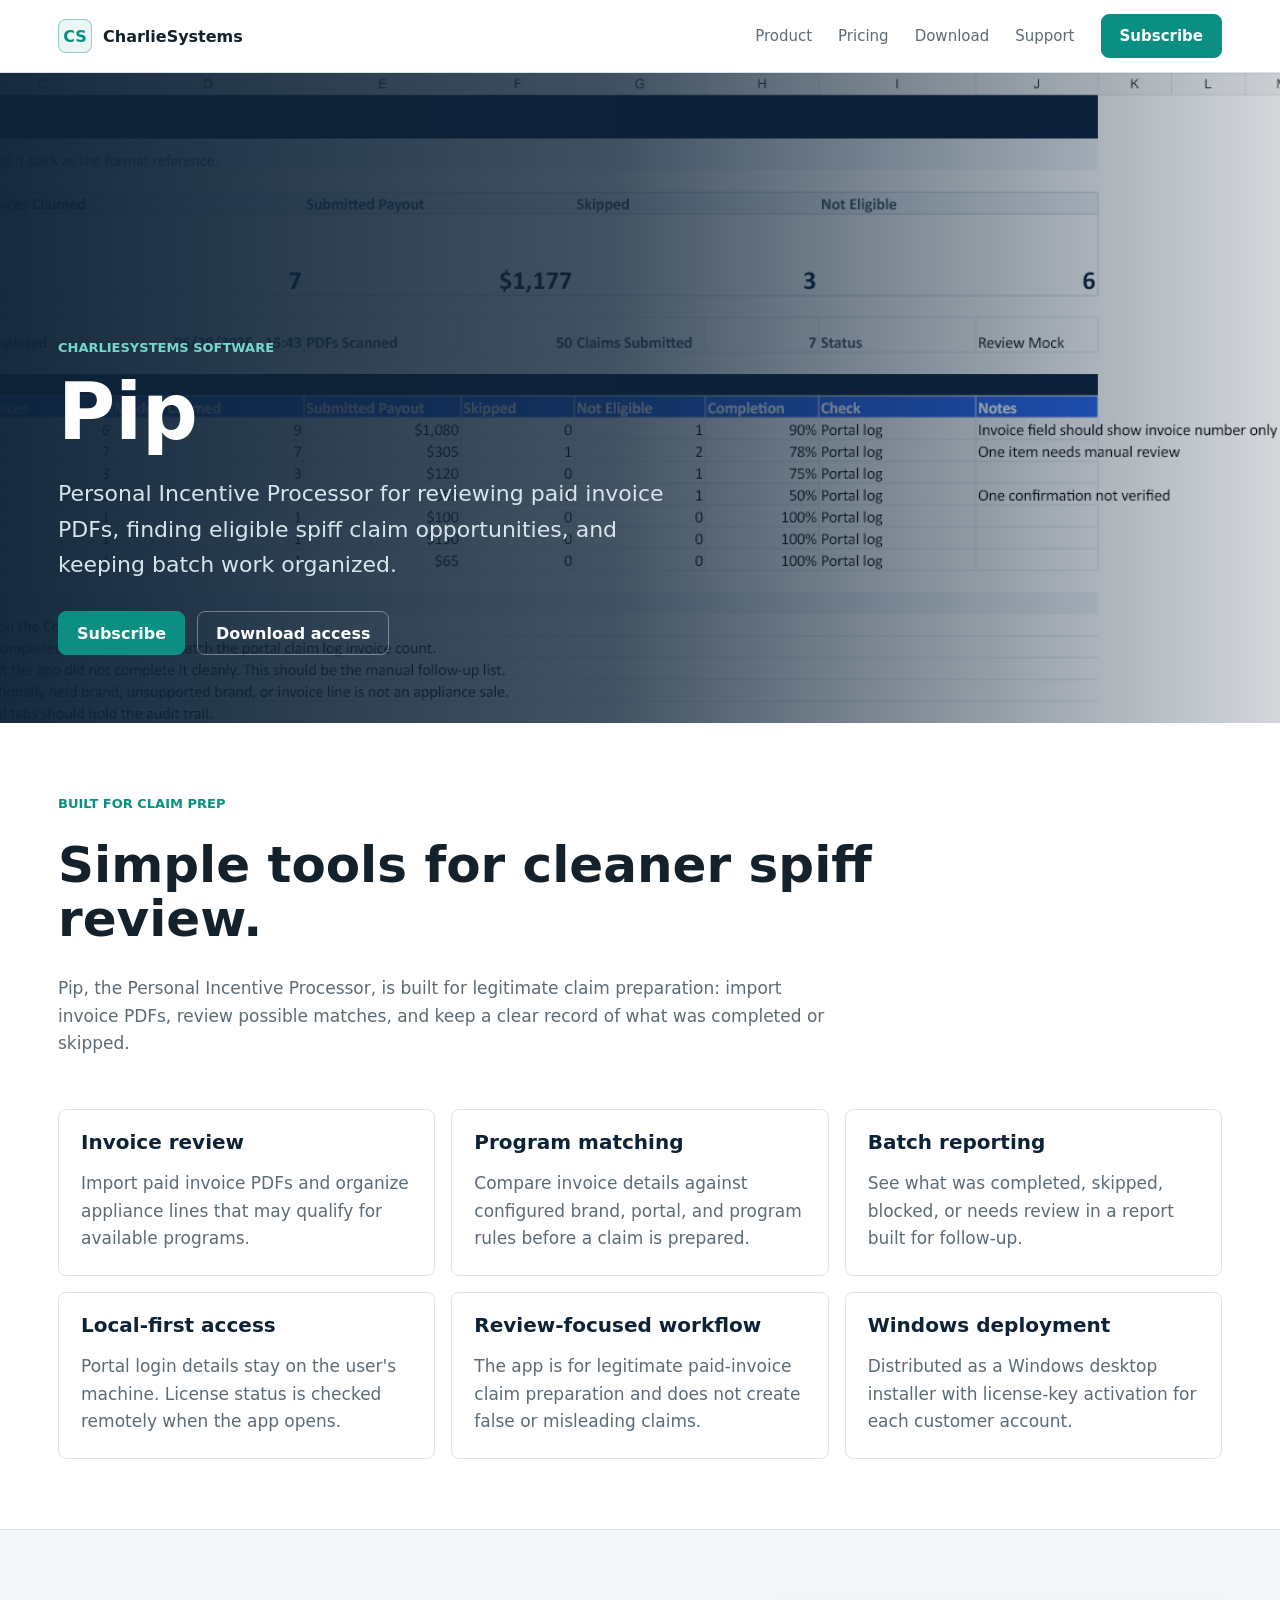
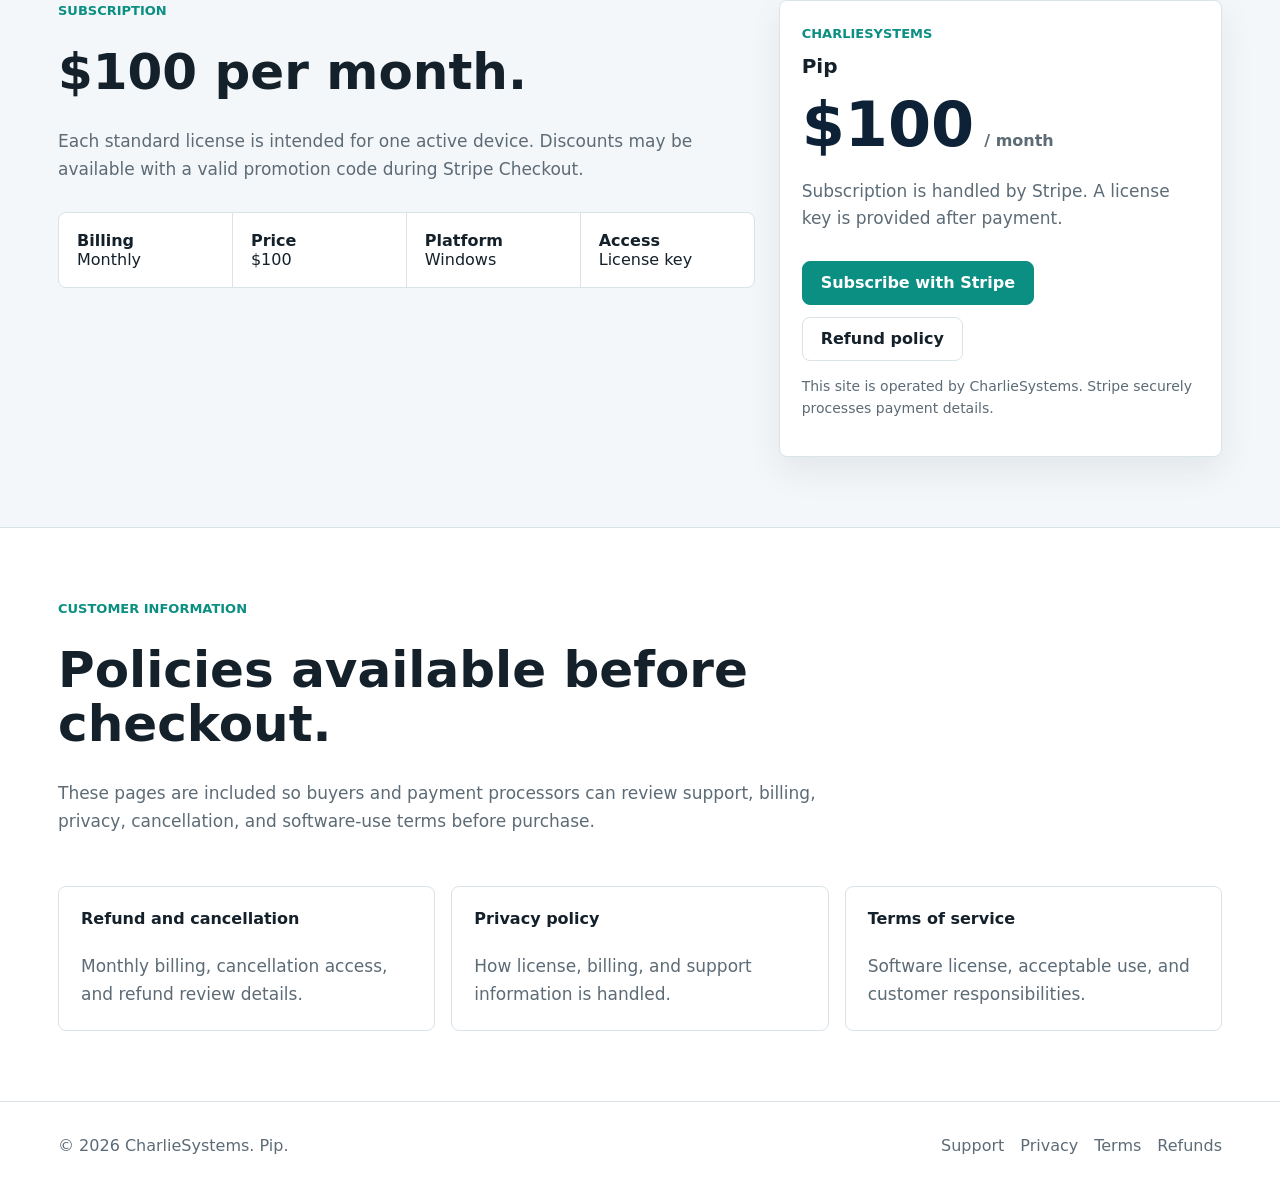
<file: index.html>
<!doctype html>
<html lang="en">
<head>
  <meta charset="utf-8">
  <meta name="viewport" content="width=device-width, initial-scale=1">
  <meta name="description" content="Pip, the Personal Incentive Processor, is a Windows desktop tool from CharlieSystems for reviewing eligible appliance spiff claim opportunities from paid invoice PDFs.">
  <title>Pip | CharlieSystems</title>
  <link rel="icon" href="favicon.svg" type="image/svg+xml">
  <link rel="stylesheet" href="assets/styles.css">
</head>
<body>
  <header class="site-header">
    <a class="brand" href="index.html" aria-label="Pip home">
      <span class="brand-mark">CS</span>
      <span>CharlieSystems</span>
    </a>
    <nav class="site-nav" aria-label="Primary navigation">
      <a href="#product">Product</a>
      <a href="#pricing">Pricing</a>
      <a href="download.html">Download</a>
      <a href="support.html">Support</a>
      <a class="button" href="https://spiff-license-prod.jollydesert-2af4bbca.westus2.azurecontainerapps.io/buy">Subscribe</a>
    </nav>
  </header>

  <main>
    <section class="hero">
      <div class="hero-inner">
        <p class="eyebrow">CharlieSystems software</p>
        <h1>Pip</h1>
        <p class="hero-copy">Personal Incentive Processor for reviewing paid invoice PDFs, finding eligible spiff claim opportunities, and keeping batch work organized.</p>
        <div class="hero-actions">
          <a class="button" href="https://spiff-license-prod.jollydesert-2af4bbca.westus2.azurecontainerapps.io/buy">Subscribe</a>
          <a class="button secondary" href="https://spiff-license-prod.jollydesert-2af4bbca.westus2.azurecontainerapps.io/download">Download access</a>
        </div>
      </div>
    </section>

    <section id="product">
      <div class="section-heading">
        <p class="eyebrow">Built for claim prep</p>
        <h2>Simple tools for cleaner spiff review.</h2>
        <p>Pip, the Personal Incentive Processor, is built for legitimate claim preparation: import invoice PDFs, review possible matches, and keep a clear record of what was completed or skipped.</p>
      </div>
      <div class="feature-grid">
        <div class="feature">
          <h3>Invoice review</h3>
          <p>Import paid invoice PDFs and organize appliance lines that may qualify for available programs.</p>
        </div>
        <div class="feature">
          <h3>Program matching</h3>
          <p>Compare invoice details against configured brand, portal, and program rules before a claim is prepared.</p>
        </div>
        <div class="feature">
          <h3>Batch reporting</h3>
          <p>See what was completed, skipped, blocked, or needs review in a report built for follow-up.</p>
        </div>
        <div class="feature">
          <h3>Local-first access</h3>
          <p>Portal login details stay on the user's machine. License status is checked remotely when the app opens.</p>
        </div>
        <div class="feature">
          <h3>Review-focused workflow</h3>
          <p>The app is for legitimate paid-invoice claim preparation and does not create false or misleading claims.</p>
        </div>
        <div class="feature">
          <h3>Windows deployment</h3>
          <p>Distributed as a Windows desktop installer with license-key activation for each customer account.</p>
        </div>
      </div>
    </section>

    <section id="pricing" class="soft-section">
      <div class="split">
        <div class="section-heading">
          <p class="eyebrow">Subscription</p>
          <h2>$100 per month.</h2>
          <p>Each standard license is intended for one active device. Discounts may be available with a valid promotion code during Stripe Checkout.</p>
          <div class="status-strip" aria-label="Service details">
            <div><strong>Billing</strong><span>Monthly</span></div>
            <div><strong>Price</strong><span>$100</span></div>
            <div><strong>Platform</strong><span>Windows</span></div>
            <div><strong>Access</strong><span>License key</span></div>
          </div>
        </div>
        <aside class="price-panel">
          <p class="eyebrow">CharlieSystems</p>
          <h3>Pip</h3>
          <div class="price"><strong>$100</strong><span>/ month</span></div>
          <p>Subscription is handled by Stripe. A license key is provided after payment.</p>
          <div class="action-row">
            <a class="button" href="https://spiff-license-prod.jollydesert-2af4bbca.westus2.azurecontainerapps.io/buy">Subscribe with Stripe</a>
            <a class="button secondary" href="refund.html">Refund policy</a>
          </div>
          <p class="fine-print">This site is operated by CharlieSystems. Stripe securely processes payment details.</p>
        </aside>
      </div>
    </section>

    <section>
      <div class="section-heading">
        <p class="eyebrow">Customer information</p>
        <h2>Policies available before checkout.</h2>
        <p>These pages are included so buyers and payment processors can review support, billing, privacy, cancellation, and software-use terms before purchase.</p>
      </div>
      <div class="policy-grid">
        <a class="policy-card" href="refund.html"><strong>Refund and cancellation</strong><p>Monthly billing, cancellation access, and refund review details.</p></a>
        <a class="policy-card" href="privacy.html"><strong>Privacy policy</strong><p>How license, billing, and support information is handled.</p></a>
        <a class="policy-card" href="terms.html"><strong>Terms of service</strong><p>Software license, acceptable use, and customer responsibilities.</p></a>
      </div>
    </section>
  </main>

  <footer class="footer">
    <span>&copy; 2026 CharlieSystems. Pip.</span>
    <nav aria-label="Footer navigation">
      <a href="support.html">Support</a>
      <a href="privacy.html">Privacy</a>
      <a href="terms.html">Terms</a>
      <a href="refund.html">Refunds</a>
    </nav>
  </footer>
</body>
</html>
</file>
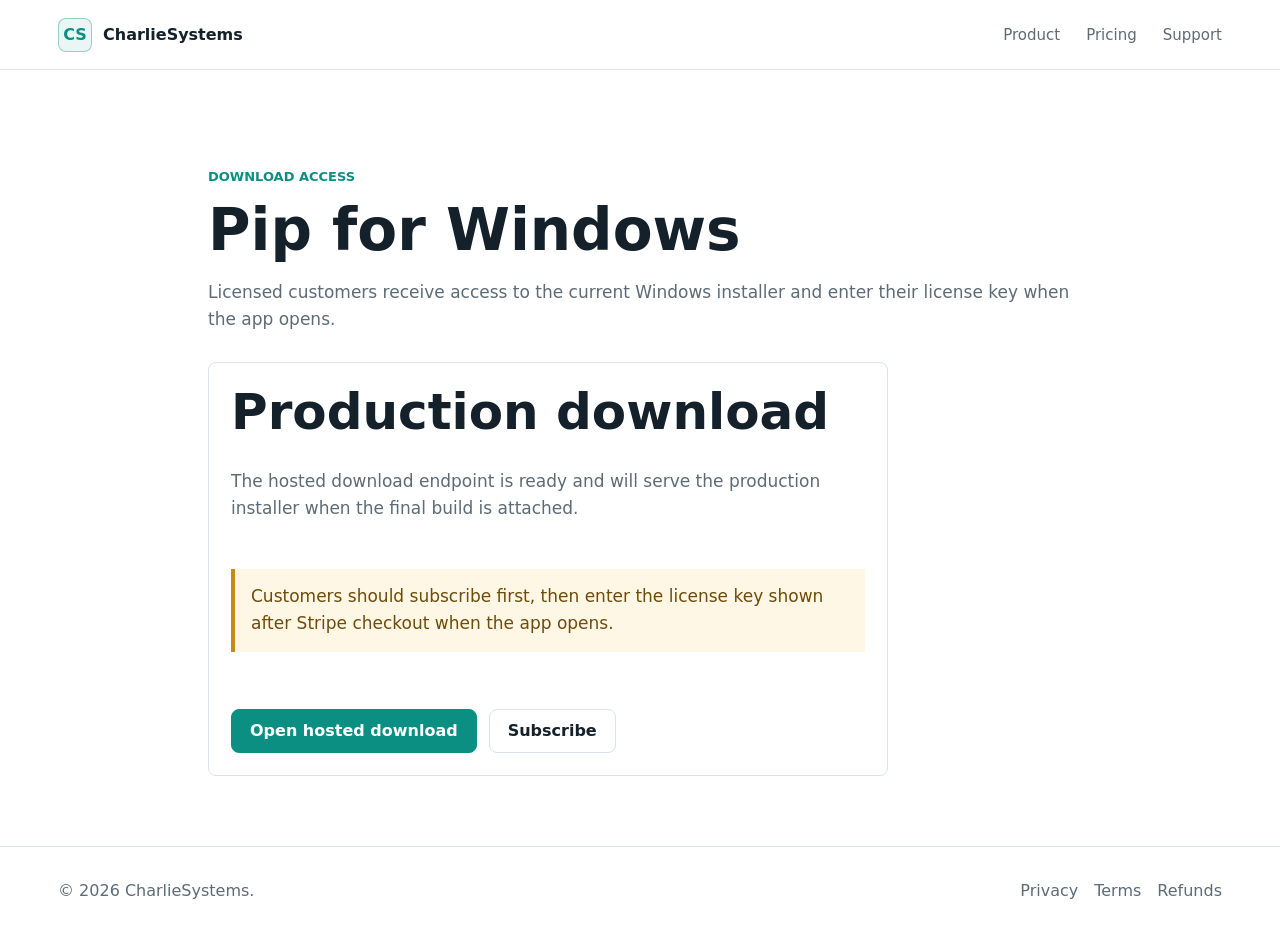
<file: download.html>
<!doctype html>
<html lang="en">
<head>
  <meta charset="utf-8">
  <meta name="viewport" content="width=device-width, initial-scale=1">
  <title>Download | Pip</title>
  <link rel="icon" href="favicon.svg" type="image/svg+xml">
  <link rel="stylesheet" href="assets/styles.css">
</head>
<body>
  <header class="site-header">
    <a class="brand" href="index.html"><span class="brand-mark">CS</span><span>CharlieSystems</span></a>
    <nav class="site-nav" aria-label="Primary navigation">
      <a href="index.html#product">Product</a>
      <a href="index.html#pricing">Pricing</a>
      <a href="support.html">Support</a>
    </nav>
  </header>
  <main class="page">
    <p class="eyebrow">Download access</p>
    <h1>Pip for Windows</h1>
    <p>Licensed customers receive access to the current Windows installer and enter their license key when the app opens.</p>
    <div class="download-panel">
      <h2>Production download</h2>
      <p>The hosted download endpoint is ready and will serve the production installer when the final build is attached.</p>
      <p class="notice">Customers should subscribe first, then enter the license key shown after Stripe checkout when the app opens.</p>
      <div class="action-row">
        <a class="button" href="https://spiff-license-prod.jollydesert-2af4bbca.westus2.azurecontainerapps.io/download">Open hosted download</a>
        <a class="button secondary" href="https://spiff-license-prod.jollydesert-2af4bbca.westus2.azurecontainerapps.io/buy">Subscribe</a>
      </div>
    </div>
  </main>
  <footer class="footer">
    <span>&copy; 2026 CharlieSystems.</span>
    <nav><a href="privacy.html">Privacy</a><a href="terms.html">Terms</a><a href="refund.html">Refunds</a></nav>
  </footer>
</body>
</html>
</file>
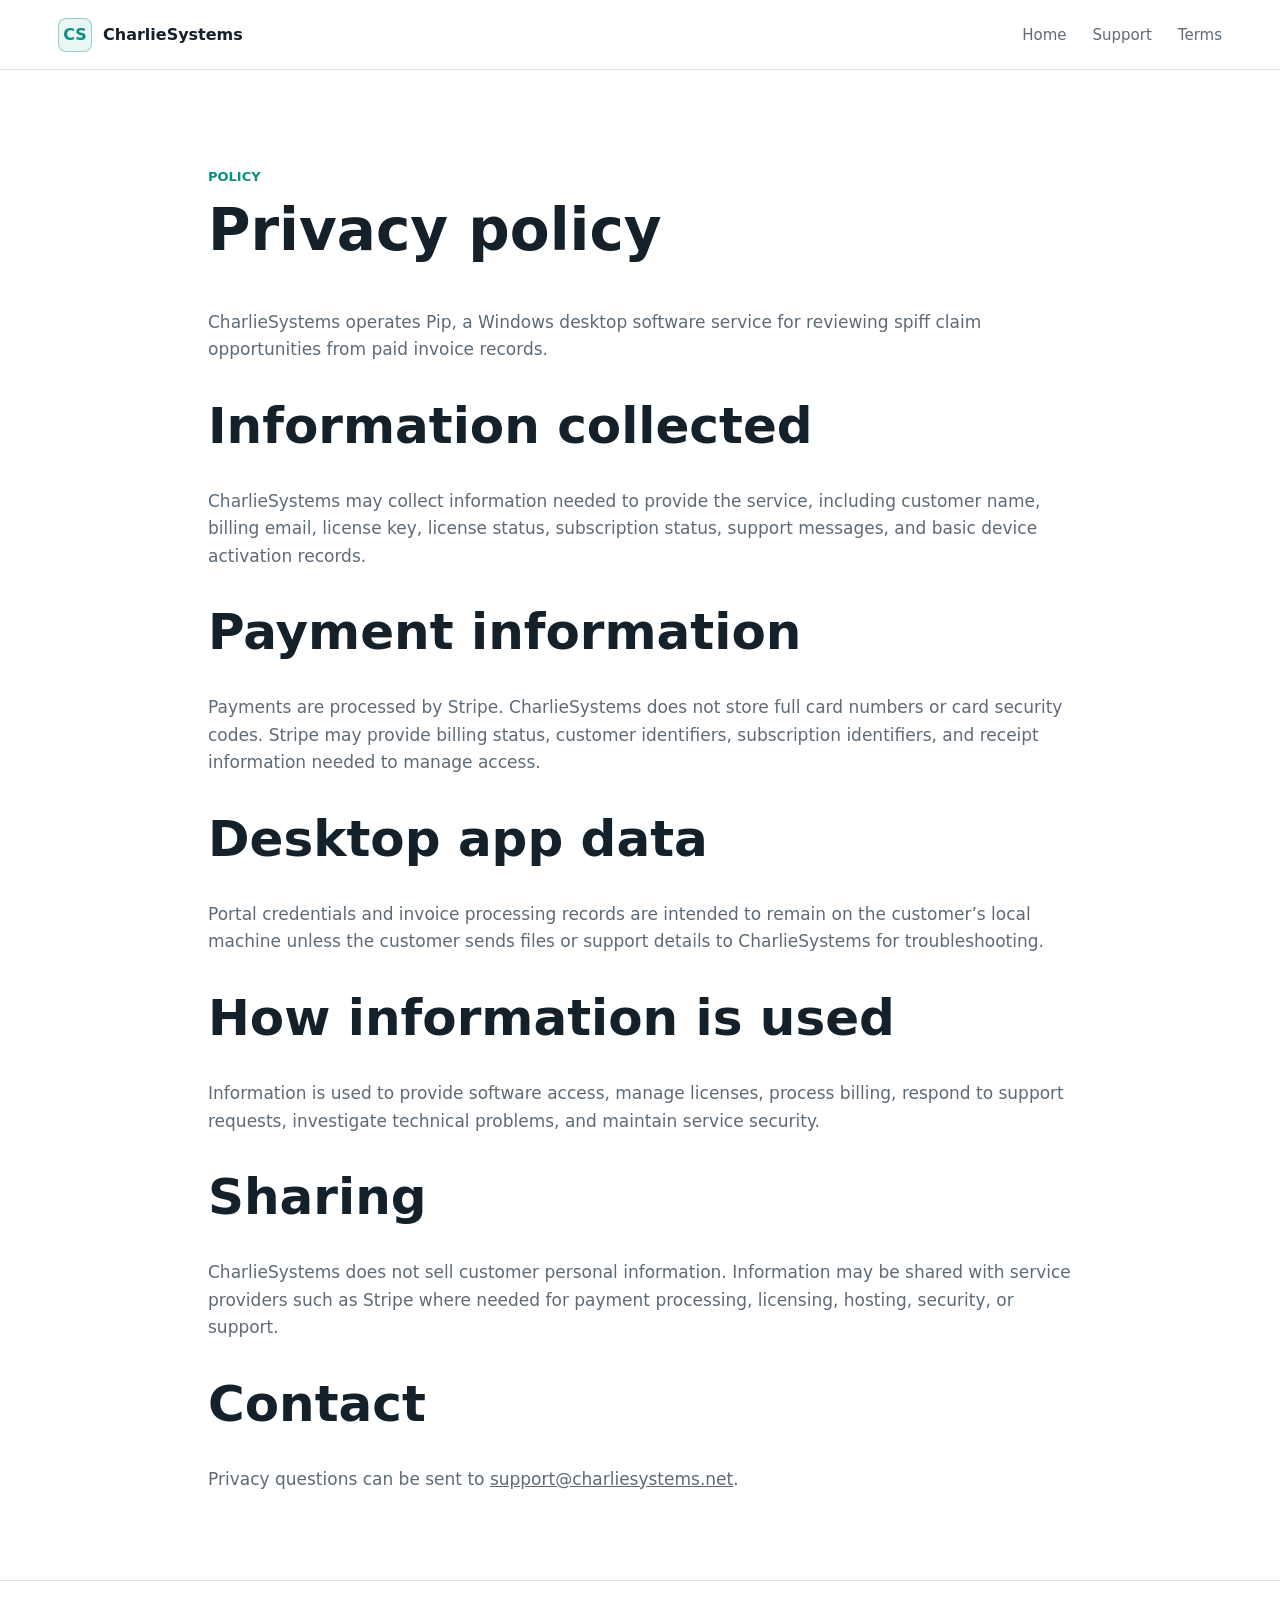
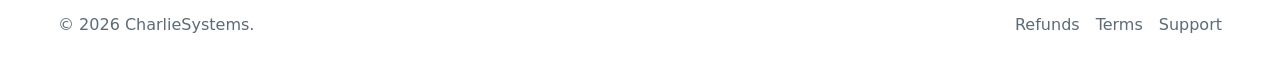
<file: privacy.html>
<!doctype html>
<html lang="en">
<head>
  <meta charset="utf-8">
  <meta name="viewport" content="width=device-width, initial-scale=1">
  <title>Privacy Policy | Pip</title>
  <link rel="icon" href="favicon.svg" type="image/svg+xml">
  <link rel="stylesheet" href="assets/styles.css">
</head>
<body>
  <header class="site-header">
    <a class="brand" href="index.html"><span class="brand-mark">CS</span><span>CharlieSystems</span></a>
    <nav class="site-nav" aria-label="Primary navigation">
      <a href="index.html">Home</a>
      <a href="support.html">Support</a>
      <a href="terms.html">Terms</a>
    </nav>
  </header>
  <main class="page">
    <p class="eyebrow">Policy</p>
    <h1>Privacy policy</h1>
    <article>
      <p>CharlieSystems operates Pip, a Windows desktop software service for reviewing spiff claim opportunities from paid invoice records.</p>
      <h2>Information collected</h2>
      <p>CharlieSystems may collect information needed to provide the service, including customer name, billing email, license key, license status, subscription status, support messages, and basic device activation records.</p>
      <h2>Payment information</h2>
      <p>Payments are processed by Stripe. CharlieSystems does not store full card numbers or card security codes. Stripe may provide billing status, customer identifiers, subscription identifiers, and receipt information needed to manage access.</p>
      <h2>Desktop app data</h2>
      <p>Portal credentials and invoice processing records are intended to remain on the customer’s local machine unless the customer sends files or support details to CharlieSystems for troubleshooting.</p>
      <h2>How information is used</h2>
      <p>Information is used to provide software access, manage licenses, process billing, respond to support requests, investigate technical problems, and maintain service security.</p>
      <h2>Sharing</h2>
      <p>CharlieSystems does not sell customer personal information. Information may be shared with service providers such as Stripe where needed for payment processing, licensing, hosting, security, or support.</p>
      <h2>Contact</h2>
      <p>Privacy questions can be sent to <a href="mailto:support@charliesystems.net">support@charliesystems.net</a>.</p>
    </article>
  </main>
  <footer class="footer">
    <span>&copy; 2026 CharlieSystems.</span>
    <nav><a href="refund.html">Refunds</a><a href="terms.html">Terms</a><a href="support.html">Support</a></nav>
  </footer>
</body>
</html>
</file>
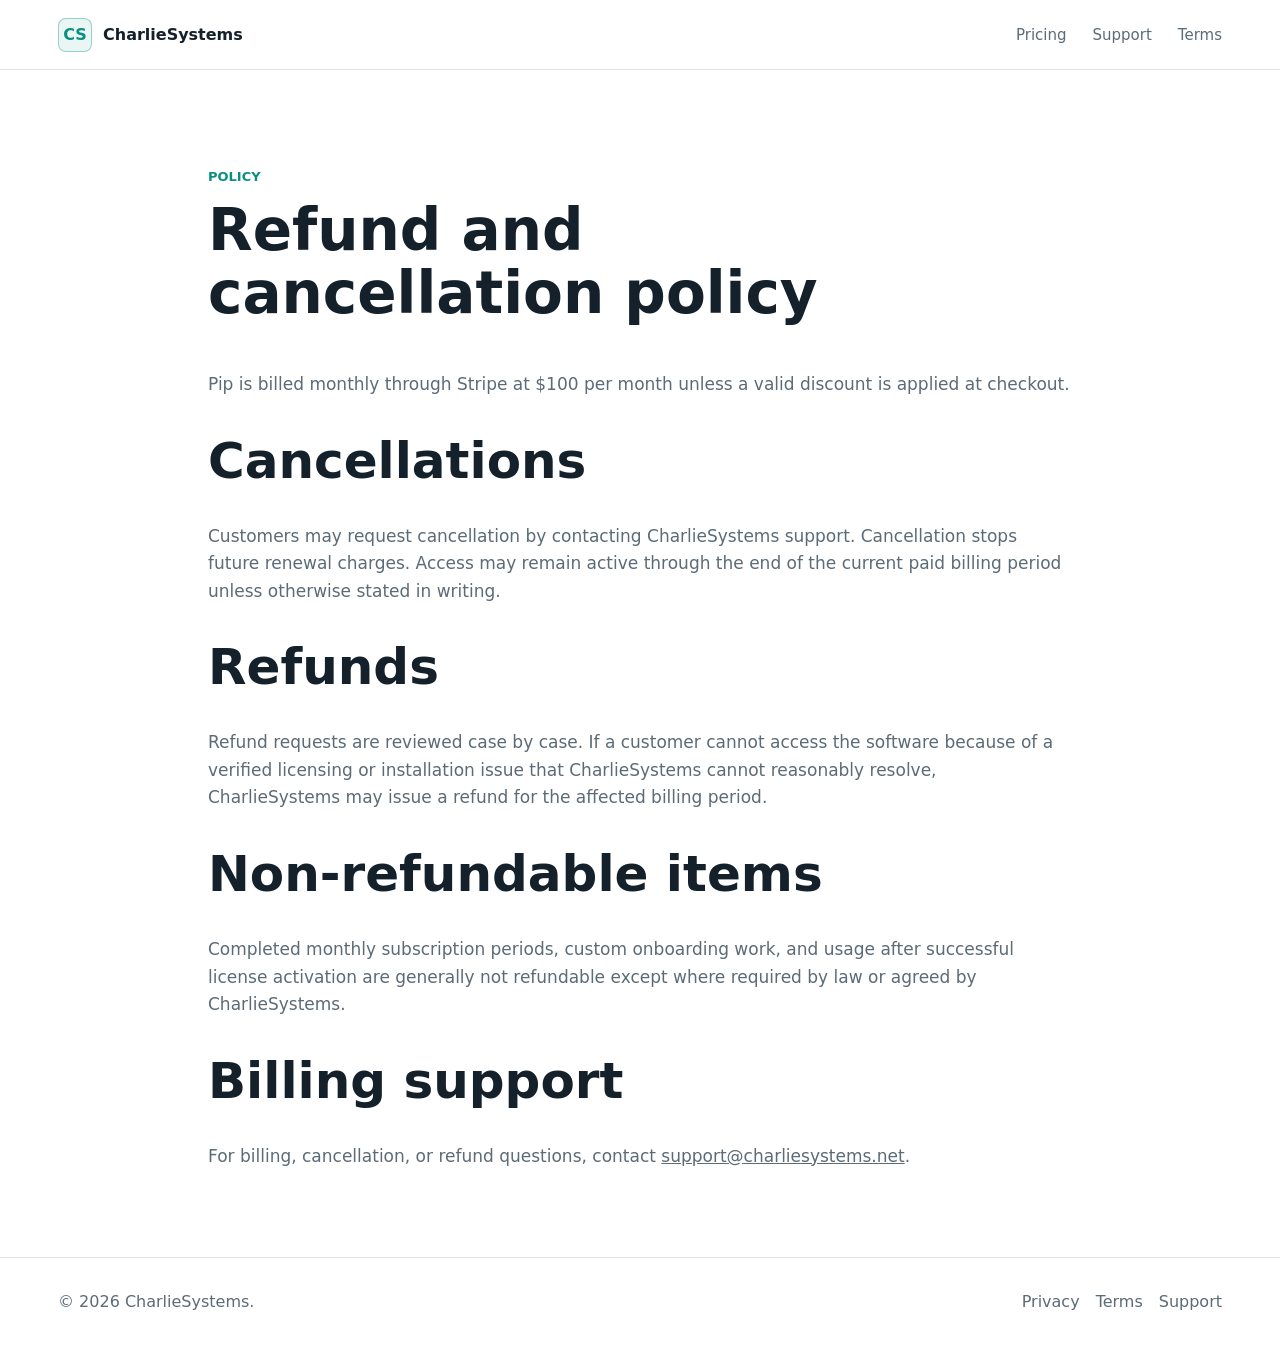
<file: refund.html>
<!doctype html>
<html lang="en">
<head>
  <meta charset="utf-8">
  <meta name="viewport" content="width=device-width, initial-scale=1">
  <title>Refund and Cancellation Policy | Pip</title>
  <link rel="icon" href="favicon.svg" type="image/svg+xml">
  <link rel="stylesheet" href="assets/styles.css">
</head>
<body>
  <header class="site-header">
    <a class="brand" href="index.html"><span class="brand-mark">CS</span><span>CharlieSystems</span></a>
    <nav class="site-nav" aria-label="Primary navigation">
      <a href="index.html#pricing">Pricing</a>
      <a href="support.html">Support</a>
      <a href="terms.html">Terms</a>
    </nav>
  </header>
  <main class="page">
    <p class="eyebrow">Policy</p>
    <h1>Refund and cancellation policy</h1>
    <article>
      <p>Pip is billed monthly through Stripe at $100 per month unless a valid discount is applied at checkout.</p>
      <h2>Cancellations</h2>
      <p>Customers may request cancellation by contacting CharlieSystems support. Cancellation stops future renewal charges. Access may remain active through the end of the current paid billing period unless otherwise stated in writing.</p>
      <h2>Refunds</h2>
      <p>Refund requests are reviewed case by case. If a customer cannot access the software because of a verified licensing or installation issue that CharlieSystems cannot reasonably resolve, CharlieSystems may issue a refund for the affected billing period.</p>
      <h2>Non-refundable items</h2>
      <p>Completed monthly subscription periods, custom onboarding work, and usage after successful license activation are generally not refundable except where required by law or agreed by CharlieSystems.</p>
      <h2>Billing support</h2>
      <p>For billing, cancellation, or refund questions, contact <a href="mailto:support@charliesystems.net">support@charliesystems.net</a>.</p>
    </article>
  </main>
  <footer class="footer">
    <span>&copy; 2026 CharlieSystems.</span>
    <nav><a href="privacy.html">Privacy</a><a href="terms.html">Terms</a><a href="support.html">Support</a></nav>
  </footer>
</body>
</html>
</file>
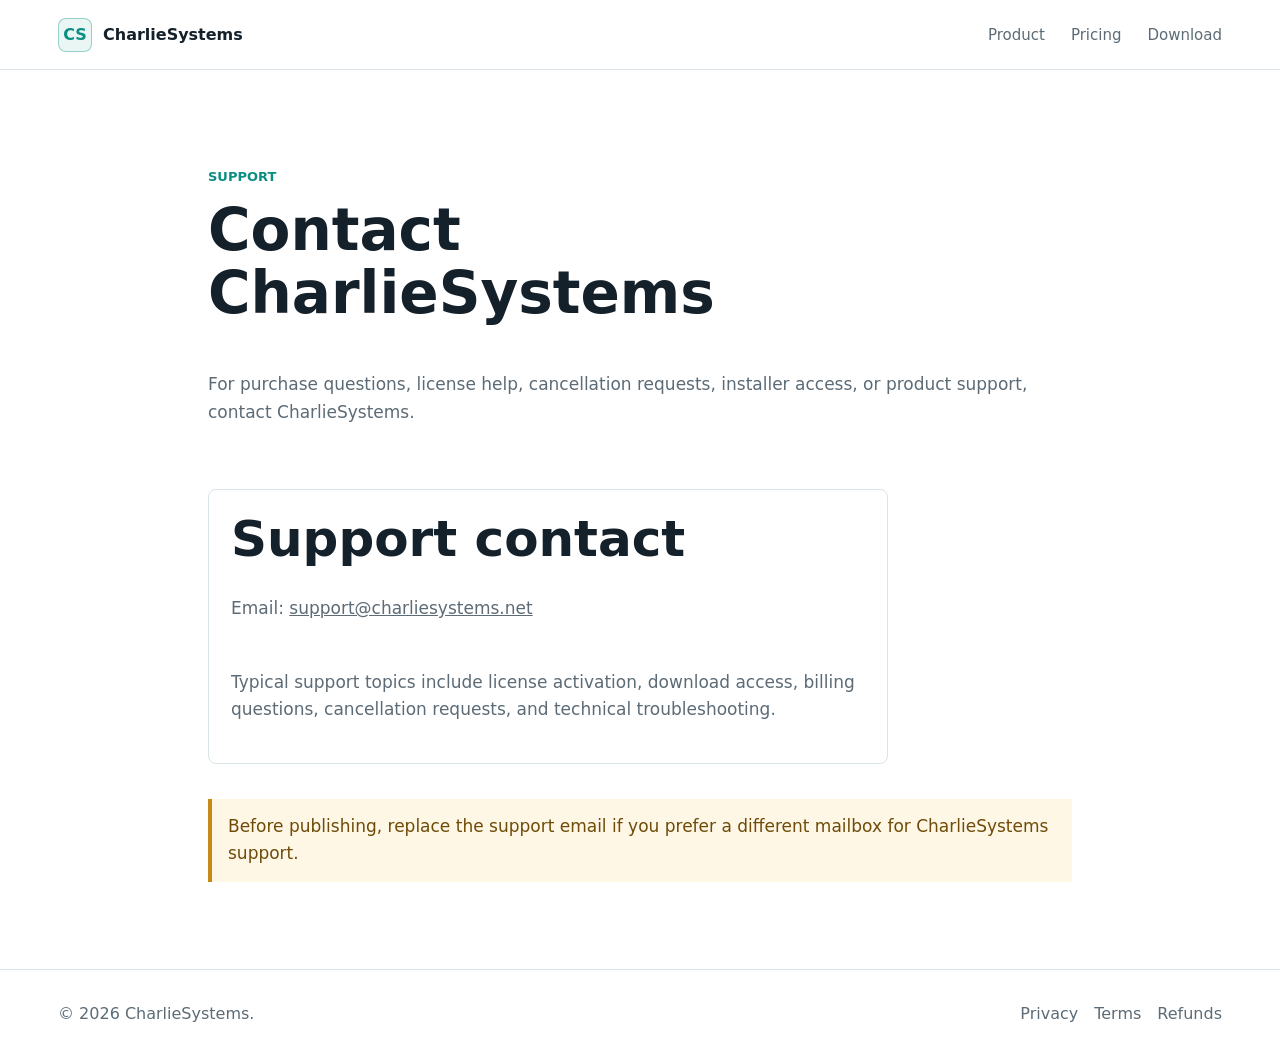
<file: support.html>
<!doctype html>
<html lang="en">
<head>
  <meta charset="utf-8">
  <meta name="viewport" content="width=device-width, initial-scale=1">
  <title>Support | Pip</title>
  <link rel="icon" href="favicon.svg" type="image/svg+xml">
  <link rel="stylesheet" href="assets/styles.css">
</head>
<body>
  <header class="site-header">
    <a class="brand" href="index.html"><span class="brand-mark">CS</span><span>CharlieSystems</span></a>
    <nav class="site-nav" aria-label="Primary navigation">
      <a href="index.html#product">Product</a>
      <a href="index.html#pricing">Pricing</a>
      <a href="download.html">Download</a>
    </nav>
  </header>
  <main class="page">
    <p class="eyebrow">Support</p>
    <h1>Contact CharlieSystems</h1>
    <article>
      <p>For purchase questions, license help, cancellation requests, installer access, or product support, contact CharlieSystems.</p>
      <div class="download-panel">
        <h2>Support contact</h2>
        <p>Email: <a href="mailto:support@charliesystems.net">support@charliesystems.net</a></p>
        <p>Typical support topics include license activation, download access, billing questions, cancellation requests, and technical troubleshooting.</p>
      </div>
      <p class="notice">Before publishing, replace the support email if you prefer a different mailbox for CharlieSystems support.</p>
    </article>
  </main>
  <footer class="footer">
    <span>&copy; 2026 CharlieSystems.</span>
    <nav><a href="privacy.html">Privacy</a><a href="terms.html">Terms</a><a href="refund.html">Refunds</a></nav>
  </footer>
</body>
</html>
</file>
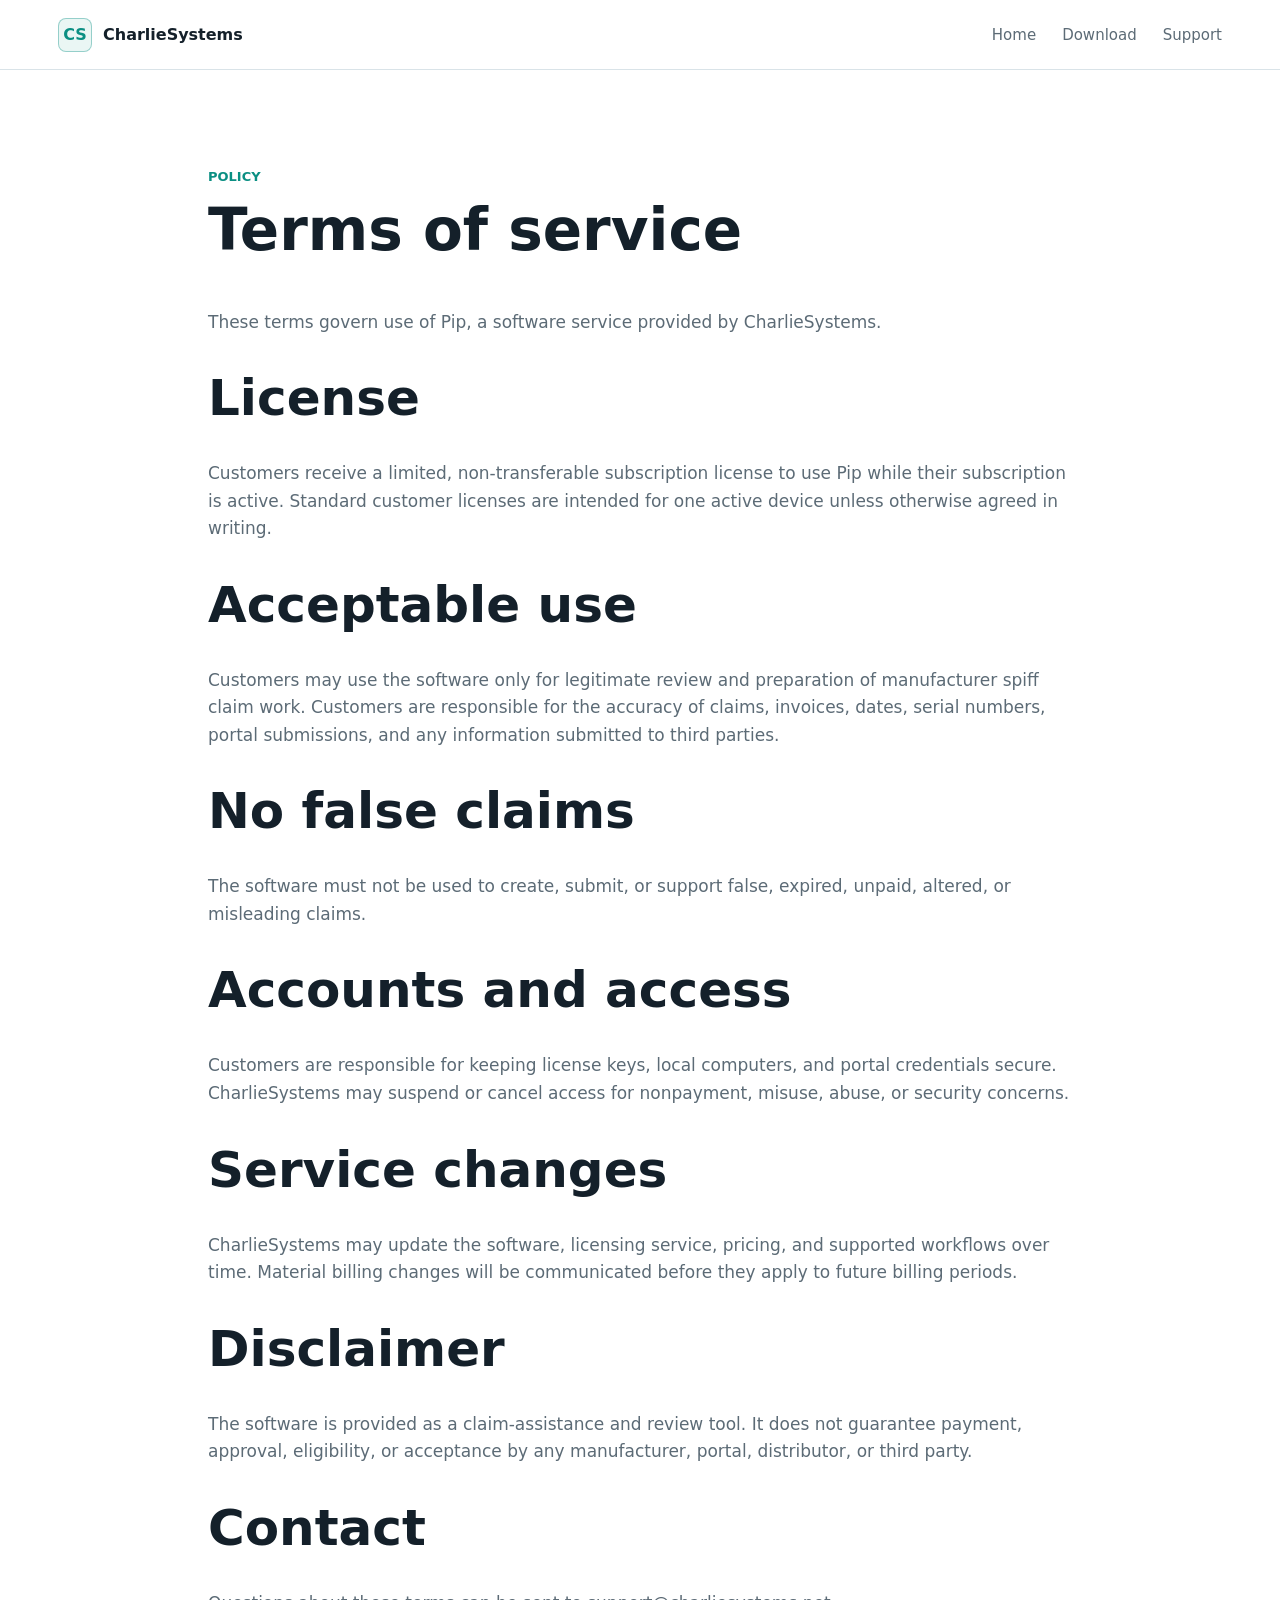
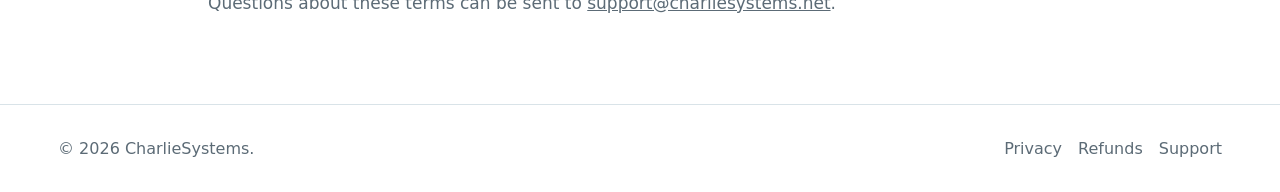
<file: terms.html>
<!doctype html>
<html lang="en">
<head>
  <meta charset="utf-8">
  <meta name="viewport" content="width=device-width, initial-scale=1">
  <title>Terms of Service | Pip</title>
  <link rel="icon" href="favicon.svg" type="image/svg+xml">
  <link rel="stylesheet" href="assets/styles.css">
</head>
<body>
  <header class="site-header">
    <a class="brand" href="index.html"><span class="brand-mark">CS</span><span>CharlieSystems</span></a>
    <nav class="site-nav" aria-label="Primary navigation">
      <a href="index.html">Home</a>
      <a href="download.html">Download</a>
      <a href="support.html">Support</a>
    </nav>
  </header>
  <main class="page">
    <p class="eyebrow">Policy</p>
    <h1>Terms of service</h1>
    <article>
      <p>These terms govern use of Pip, a software service provided by CharlieSystems.</p>
      <h2>License</h2>
      <p>Customers receive a limited, non-transferable subscription license to use Pip while their subscription is active. Standard customer licenses are intended for one active device unless otherwise agreed in writing.</p>
      <h2>Acceptable use</h2>
      <p>Customers may use the software only for legitimate review and preparation of manufacturer spiff claim work. Customers are responsible for the accuracy of claims, invoices, dates, serial numbers, portal submissions, and any information submitted to third parties.</p>
      <h2>No false claims</h2>
      <p>The software must not be used to create, submit, or support false, expired, unpaid, altered, or misleading claims.</p>
      <h2>Accounts and access</h2>
      <p>Customers are responsible for keeping license keys, local computers, and portal credentials secure. CharlieSystems may suspend or cancel access for nonpayment, misuse, abuse, or security concerns.</p>
      <h2>Service changes</h2>
      <p>CharlieSystems may update the software, licensing service, pricing, and supported workflows over time. Material billing changes will be communicated before they apply to future billing periods.</p>
      <h2>Disclaimer</h2>
      <p>The software is provided as a claim-assistance and review tool. It does not guarantee payment, approval, eligibility, or acceptance by any manufacturer, portal, distributor, or third party.</p>
      <h2>Contact</h2>
      <p>Questions about these terms can be sent to <a href="mailto:support@charliesystems.net">support@charliesystems.net</a>.</p>
    </article>
  </main>
  <footer class="footer">
    <span>&copy; 2026 CharlieSystems.</span>
    <nav><a href="privacy.html">Privacy</a><a href="refund.html">Refunds</a><a href="support.html">Support</a></nav>
  </footer>
</body>
</html>
</file>
<file: assets/styles.css>
:root {
  color-scheme: light;
  --ink: #14202a;
  --muted: #5c6b76;
  --soft: #f4f7f9;
  --panel: #ffffff;
  --line: #d9e3e8;
  --navy: #0d2237;
  --navy-soft: #18354c;
  --teal: #0b8f83;
  --teal-strong: #08776e;
  --gold: #c58a18;
  --red: #b93b45;
  font-family: Inter, ui-sans-serif, system-ui, -apple-system, BlinkMacSystemFont, "Segoe UI", sans-serif;
}

* {
  box-sizing: border-box;
}

body {
  margin: 0;
  background: var(--panel);
  color: var(--ink);
}

a {
  color: inherit;
}

.site-header {
  position: sticky;
  z-index: 5;
  top: 0;
  display: flex;
  align-items: center;
  justify-content: space-between;
  gap: 22px;
  min-height: 70px;
  padding: 14px clamp(18px, 5vw, 58px);
  background: rgba(255, 255, 255, 0.94);
  border-bottom: 1px solid var(--line);
  backdrop-filter: blur(12px);
}

.brand {
  display: flex;
  align-items: center;
  gap: 11px;
  color: var(--ink);
  font-weight: 800;
  text-decoration: none;
  white-space: nowrap;
}

.brand-mark {
  display: grid;
  place-items: center;
  width: 34px;
  height: 34px;
  border: 1px solid rgba(11, 143, 131, 0.38);
  border-radius: 8px;
  background: #eaf6f4;
  color: var(--teal);
  font-weight: 900;
}

.site-nav {
  display: flex;
  align-items: center;
  gap: clamp(12px, 2.2vw, 26px);
  color: var(--muted);
  font-size: 15px;
}

.site-nav a {
  text-decoration: none;
}

.site-nav a:hover {
  color: var(--ink);
}

.button,
button {
  display: inline-flex;
  align-items: center;
  justify-content: center;
  min-height: 44px;
  border: 1px solid var(--teal);
  border-radius: 8px;
  padding: 0 18px;
  background: var(--teal);
  color: white;
  font: inherit;
  font-weight: 800;
  text-decoration: none;
  white-space: nowrap;
  cursor: pointer;
}

.button:hover,
button:hover {
  background: var(--teal-strong);
}

.button.secondary {
  background: transparent;
  border-color: var(--line);
  color: var(--ink);
}

.button.secondary:hover {
  background: var(--soft);
}

.hero {
  min-height: min(650px, 86vh);
  display: grid;
  align-items: end;
  padding: 126px clamp(18px, 5vw, 58px) 68px;
  background:
    linear-gradient(90deg, rgba(13, 34, 55, 0.96) 0%, rgba(13, 34, 55, 0.78) 48%, rgba(13, 34, 55, 0.18) 100%),
    url("spiff-dashboard-preview.png") center right / cover no-repeat;
  color: white;
}

.hero-inner {
  width: min(690px, 100%);
}

.hero .button.secondary {
  border-color: rgba(255, 255, 255, 0.36);
  color: white;
}

.hero .button.secondary:hover {
  background: rgba(255, 255, 255, 0.12);
}

.eyebrow {
  margin: 0 0 12px;
  color: var(--teal);
  font-size: 13px;
  font-weight: 900;
  letter-spacing: 0;
  text-transform: uppercase;
}

.hero .eyebrow {
  color: #74d8ce;
}

h1,
h2,
h3 {
  margin: 0;
  line-height: 1.08;
  letter-spacing: 0;
}

h1 {
  max-width: 720px;
  font-size: clamp(42px, 6.5vw, 78px);
}

h2 {
  font-size: clamp(30px, 4.2vw, 50px);
}

h3 {
  font-size: 20px;
}

p {
  color: var(--muted);
  line-height: 1.62;
  font-size: 17px;
}

.hero-copy {
  max-width: 620px;
  color: #d7e5eb;
  font-size: clamp(18px, 2vw, 22px);
}

.hero-actions,
.action-row {
  display: flex;
  flex-wrap: wrap;
  gap: 12px;
  margin-top: 28px;
}

main > section,
.page {
  padding: 70px clamp(18px, 5vw, 58px);
}

.soft-section {
  background: var(--soft);
  border-block: 1px solid var(--line);
}

.section-heading {
  display: grid;
  gap: 12px;
  max-width: 830px;
  margin-bottom: 34px;
}

.section-heading p {
  max-width: 780px;
}

.feature-grid,
.policy-grid {
  display: grid;
  grid-template-columns: repeat(3, minmax(0, 1fr));
  gap: 16px;
}

.feature,
.policy-card,
.price-panel,
.download-panel {
  border: 1px solid var(--line);
  border-radius: 8px;
  background: var(--panel);
  padding: 22px;
}

.feature {
  min-height: 164px;
}

.feature h3 {
  color: var(--navy);
}

.feature strong,
.policy-card strong {
  color: var(--ink);
}

.policy-card {
  display: grid;
  gap: 8px;
  text-decoration: none;
}

.policy-card p,
.feature p {
  margin-bottom: 0;
}

.split {
  display: grid;
  grid-template-columns: minmax(0, 1.1fr) minmax(320px, 0.7fr);
  gap: 24px;
  align-items: start;
}

.price-panel {
  position: sticky;
  top: 96px;
  box-shadow: 0 14px 34px rgba(13, 34, 55, 0.08);
}

.price {
  display: flex;
  align-items: baseline;
  gap: 10px;
  margin: 10px 0;
}

.price strong {
  color: var(--navy);
  font-size: clamp(38px, 6vw, 62px);
}

.price span {
  color: var(--muted);
  font-weight: 700;
}

.fine-print {
  color: var(--muted);
  font-size: 14px;
}

.status-strip {
  display: grid;
  grid-template-columns: repeat(4, minmax(0, 1fr));
  gap: 1px;
  overflow: hidden;
  border: 1px solid var(--line);
  border-radius: 8px;
  background: var(--line);
}

.status-strip div {
  padding: 18px;
  background: white;
}

.status-strip strong {
  display: block;
  color: var(--ink);
}

.footer {
  display: flex;
  flex-wrap: wrap;
  align-items: center;
  justify-content: space-between;
  gap: 18px;
  padding: 34px clamp(18px, 5vw, 58px);
  border-top: 1px solid var(--line);
  color: var(--muted);
}

.footer nav {
  display: flex;
  flex-wrap: wrap;
  gap: 16px;
}

.footer a {
  text-decoration: none;
}

.page {
  max-width: 980px;
  margin: 0 auto;
  padding-top: 96px;
}

.page h1 {
  font-size: clamp(36px, 5vw, 58px);
}

.page article {
  display: grid;
  gap: 18px;
  margin-top: 30px;
}

.page ul {
  color: var(--muted);
  line-height: 1.65;
}

.download-panel {
  display: grid;
  gap: 12px;
  max-width: 680px;
  margin-top: 28px;
}

.notice {
  border-left: 4px solid var(--gold);
  padding: 14px 16px;
  background: #fff7e6;
  color: #6e4b08;
}

@media (max-width: 860px) {
  .site-header {
    position: static;
    align-items: flex-start;
    flex-direction: column;
  }

  .site-nav {
    width: 100%;
    overflow-x: auto;
    padding-bottom: 4px;
  }

  .site-nav .button {
    display: none;
  }

  .hero {
    min-height: 560px;
    padding-top: 82px;
    background:
      linear-gradient(180deg, rgba(13, 34, 55, 0.9), rgba(13, 34, 55, 0.98)),
      url("spiff-dashboard-preview.png") center / cover no-repeat;
  }

  .feature-grid,
  .policy-grid,
  .split,
  .status-strip {
    grid-template-columns: 1fr;
  }

  .price-panel {
    position: static;
  }
}
</file>
